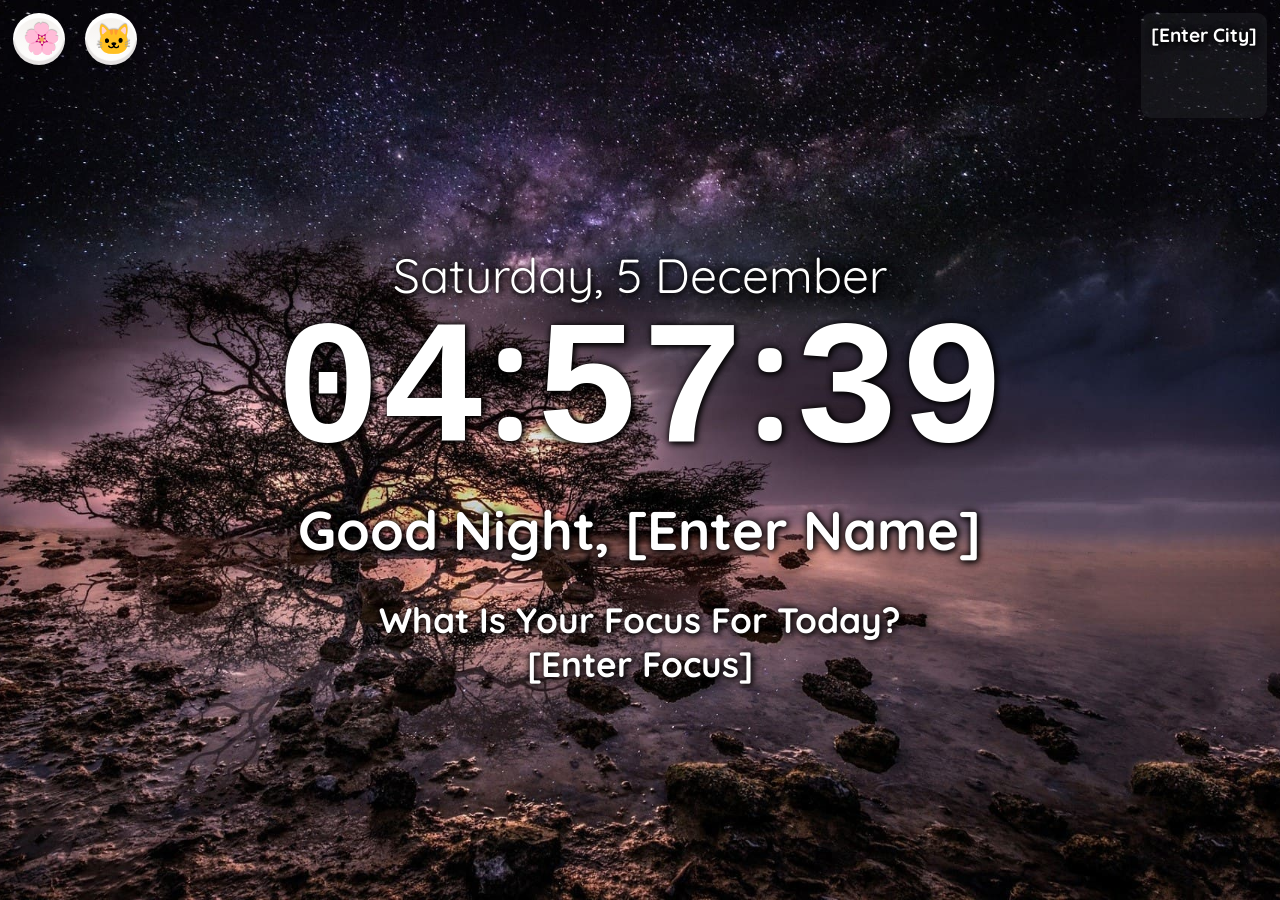
<file: index.html>
<!DOCTYPE html>
<html lang="en">

<head>
    <meta charset="UTF-8">
    <meta name="viewport" content="width=device-width, initial-scale=1.0">
    <link href="https://fonts.googleapis.com/css2?family=Quicksand:wght@400;700&display=swap" rel="stylesheet">
    <link href="https://fonts.googleapis.com/css2?family=Courier+Prime:wght@400;700&display=swap" rel="stylesheet">
    <link href="https://fonts.googleapis.com/css2?family=VT323&display=swap" rel="stylesheet">
    <link href="https://fonts.googleapis.com/css2?family=Inconsolata:wght@400;700&display=swap" rel="stylesheet">
    <link rel="stylesheet" href="./assets/css/owfont-regular.css">
    <link rel="stylesheet" href="style.css">
    <title>Momentum</title>
</head>

<body>

    <div class="header-container">

        <div class="btn-container">
            <button id="change-bg" class="change-btn" title="New background image"></button>
            <button id="change-quote" class="change-btn" title="New cat fact"></button>
        </div>

        <div class="weather-container">
            <div class="city editable" contenteditable="true" spellcheck="false">Minsk</div>
            <div class="weather-wrapper">
                <div class="invalid-input">Enter Correct City</div>
                <div class="icon-temp">
                    <i class="weather-icon owf"></i>
                    <div class="temperature"></div>
                </div>
                <div class="weather-params">
                    <div class="feels-like"></div>
                    <div class="humidity"></div>
                    <div class="wind-speed"></div>
                </div>
            </div>
        </div>

    </div>

    <div class="main-container">

        <div id="date-today"></div>
        <section id="time" class="time"></section>

        <div class="greeting-wrapper">
            <span id="greeting"></span>
            <span id="name" class="editable" contenteditable="true" spellcheck="false"></span>
        </div>

        <h2>What Is Your Focus For Today?</h2>
        <h2 id="focus" class="editable" contenteditable="true" spellcheck="false"></h2>

    </div>

    <blockquote class="quote"></blockquote>

    <script src="script.js"></script>
</body>

</html>
</file>
<file: assets/css/owfont-regular.css>
/*!
 *  owfont-regular 1.0.0 by Deniz Fuchidzhiev - http://websygen.com
 *  License - font: SIL OFL 1.1, css: MIT License
 */
/* FONT PATH
 * -------------------------- */
@font-face {
  font-family: 'owfont';
  src: url('../fonts/owfont-regular.eot?v=1.0.0');
  src: url('../fonts/owfont-regular.eot?#iefix&v=1.0.0') format('embedded-opentype'),
	   url('../fonts/owfont-regular.woff') format('woff'),
	   url('../fonts/owfont-regular.ttf') format('truetype'),
	   url('../fonts/owfont-regular.svg#owf-regular') format('svg');
  font-weight: normal;
  font-style: normal;
}
.owf {
  display: inline-block;
  font: normal normal normal 14px/1 owfont;
  font-size: inherit;
  text-rendering: auto;
  -webkit-font-smoothing: antialiased;
  -moz-osx-font-smoothing: grayscale;
  transform: translate(0, 0);
}
/* makes the font 33% larger relative to the icon container */
.owf-lg {
  font-size: 1.33333333em;
  line-height: 0.75em;
  vertical-align: -15%;
}
.owf-2x {
  font-size: 2em;
}
.owf-3x {
  font-size: 3em;
}
.owf-4x {
  font-size: 4em;
}
.owf-5x {
  font-size: 5em;
}
.owf-fw {
  width: 1.28571429em;
  text-align: center;
}
.owf-ul {
  padding-left: 0;
  margin-left: 2.14285714em;
  list-style-type: none;
}
.owf-ul > li {
  position: relative;
}
.owf-li {
  position: absolute;
  left: -2.14285714em;
  width: 2.14285714em;
  top: 0.14285714em;
  text-align: center;
}
.owf-li.owf-lg {
  left: -1.85714286em;
}
.owf-border {
  padding: .2em .25em .15em;
  border: solid 0.08em #eeeeee;
  border-radius: .1em;
}
.owf-pull-right {
  float: right;
}
.owf-pull-left {
  float: left;
}
.owf.owf-pull-left {
  margin-right: .3em;
}
.owf.owf-pull-right {
  margin-left: .3em;
}

/* owfont uses the Unicode Private Use Area (PUA) to ensure screen
   readers do not read off random characters that represent icons */
   
/*   Weather Condition Codes    */
   
/*   Thunderstorm - - - - - - - - - - - - - - - - - - - - - - - - - - - - - - - - - - - -    */
   
/* thunderstorm with light rain */
.owf-200:before,
.owf-200-d:before,
.owf-200-n:before {
  content: "\EB28";
}
/* thunderstorm with rain */
.owf-201:before,
.owf-201-d:before,
.owf-201-n:before {
  content: "\EB29";
}
/* thunderstorm with heavy rain */
.owf-202:before,
.owf-202-d:before,
.owf-202-n:before {
  content: "\EB2A";
}
/*  light thunderstorm  */
.owf-210:before,
.owf-210-d:before,
.owf-210-n:before {
  content: "\EB32";
}
/*  thunderstorm  */
.owf-211:before,
.owf-211-d:before,
.owf-211-n:before {
  content: "\EB33";
}
/*   heavy thunderstorm   */
.owf-212:before,
.owf-212-d:before,
.owf-212-n:before {
  content: "\EB34";
}
/*   ragged thunderstorm   */
.owf-221:before,
.owf-221-d:before,
.owf-221-n:before {
  content: "\EB3D";
}
/*  thunderstorm with light drizzle    */
.owf-230:before,
.owf-230-d:before,
.owf-230-n:before {
  content: "\EB46";
}
/*  thunderstorm with drizzle     */
.owf-231:before,
.owf-231-d:before,
.owf-231-n:before {
  content: "\EB47";
}
/* thunderstorm with heavy drizzle     */
.owf-232:before,
.owf-232-d:before,
.owf-232-n:before {
  content: "\EB48";
}

/*   Drizzle - - - - - - - - - - - - - - - - - - - - - - - - - - - - - - - - - - - -    */

/*  light intensity drizzle */
.owf-300:before,
.owf-300-d:before,
.owf-300-n:before {
  content: "\EB8C";
}
/*  drizzle */
.owf-301:before,
.owf-301-d:before,
.owf-301-n:before {
  content: "\EB8D";
}
/*  heavy intensity drizzle  */
.owf-302:before,
.owf-302-d:before,
.owf-302-n:before {
  content: "\EB8E";
}
/*   light intensity drizzle rain  */
.owf-310:before,
.owf-310-d:before,
.owf-310-n:before {
  content: "\EB96";
}
/*  drizzle rain  */
.owf-311:before,
.owf-311-d:before,
.owf-311-n:before {
  content: "\EB97";
}
/* heavy intensity drizzle rain */
.owf-312:before,
.owf-312-d:before,
.owf-312-n:before {
  content: "\EB98";
}
/* shower rain and drizzle  */
.owf-313:before,
.owf-313-d:before,
.owf-313-n:before {
  content: "\EB99";
}
/* heavy shower rain and drizzle*/
.owf-314:before,
.owf-314-d:before,
.owf-314-n:before {
  content: "\EB9A";
}
/* shower drizzle */
.owf-321:before,
.owf-321-d:before,
.owf-321-n:before {
  content: "\EBA1";
}

/*   Rain - - - - - - - - - - - - - - - - - - - - - - - - - - - - - - - - - - - -    */

/* light rain  */
.owf-500:before,
.owf-500-d:before,
.owf-500-n:before {
  content: "\EC54";
}
/* moderate rain  */
.owf-501:before,
.owf-501-d:before,
.owf-501-n:before {
  content: "\EC55";
}
/* heavy intensity rain  */
.owf-502:before,
.owf-502-d:before,
.owf-502-n:before {
  content: "\EC56";
}
/* very heavy rain   */
.owf-503:before,
.owf-503-d:before,
.owf-503-n:before {
  content: "\EC57";
}
/* extreme rain    */
.owf-504:before,
.owf-504-d:before,
.owf-504-n:before {
  content: "\EC58";
}
/* freezing rain    */
.owf-511:before,
.owf-511-d:before,
.owf-511-n:before {
  content: "\EC5F";
}
/*  light intensity shower rain    */
.owf-520:before,
.owf-520-d:before,
.owf-520-n:before {
  content: "\EC68";
}
/* shower rain  */
.owf-521:before,
.owf-521-d:before,
.owf-521-n:before {
  content: "\EC69";
}
/*  heavy intensity shower rain  */
.owf-522:before,
.owf-522-d:before,
.owf-522-n:before {
  content: "\EC6A";
}
/* ragged shower rain  */
.owf-531:before,
.owf-531-d:before,
.owf-531-n:before {
  content: "\EC73";
}

/*   Snow - - - - - - - - - - - - - - - - - - - - - - - - - - - - - - - - - - - -    */

/* light snow  */
.owf-600:before,
.owf-600-d:before,
.owf-600-n:before {
  content: "\ECB8";
}
/*  snow  */
.owf-601:before,
.owf-601-d:before,
.owf-601-n:before {
  content: "\ECB9";
}
/*   heavy snow   */
.owf-602:before,
.owf-602-d:before,
.owf-602-n:before {
  content: "\ECBA";
}
/*  sleet  */
.owf-611:before,
.owf-611-d:before,
.owf-611-n:before {
  content: "\ECC3";
}
/*   shower sleet */
.owf-612:before,
.owf-612-d:before,
.owf-612-n:before {
  content: "\ECC4";
}
/* light rain and snow */
.owf-615:before,
.owf-615-d:before,
.owf-615-n:before {
  content: "\ECC7";
}
/* rain and snow  */
.owf-616:before,
.owf-616-d:before,
.owf-616-n:before {
  content: "\ECC8";
}
/* light shower snow  */
.owf-620:before,
.owf-620-d:before,
.owf-620-n:before {
  content: "\ECCC";
}
/* shower snow  */
.owf-621:before,
.owf-621-d:before,
.owf-621-n:before {
  content: "\ECCD";
}
/* heavy shower snow  */
.owf-622:before,
.owf-622-d:before,
.owf-622-n:before {
  content: "\ECCE";
}

/*   Atmosphere - - - - - - - - - - - - - - - - - - - - - - - - - - - - - - - - - - - -    */

/* mist */
.owf-701:before,
.owf-701-d:before,
.owf-701-n:before {
  content: "\ED1D";
}
/* smoke */
.owf-711:before,
.owf-711-d:before,
.owf-711-n:before {
  content: "\ED27";
}
/* haze */
.owf-721:before,
.owf-721-d:before,
.owf-721-n:before {
  content: "\ED31";
}
/* Sand/Dust Whirls */
.owf-731:before,
.owf-731-d:before,
.owf-731-n:before {
  content: "\ED3B";
}
/* Fog */
.owf-741:before,
.owf-741-d:before,
.owf-741-n:before {
  content: "\ED45";
}
/* sand */
.owf-751:before,
.owf-751-d:before,
.owf-751-n:before {
  content: "\ED4F";
}
/* dust */
.owf-761:before,
.owf-761-d:before,
.owf-761-n:before {
  content: "\ED59";
}
/*  VOLCANIC ASH  */
.owf-762:before,
.owf-762-d:before,
.owf-762-n:before {
  content: "\ED5A";
}
/* SQUALLS */
.owf-771:before,
.owf-771-d:before,
.owf-771-n:before {
  content: "\ED63";
}
/* TORNADO */
.owf-781:before,
.owf-781-d:before,
.owf-781-n:before {
  content: "\ED6D";
}

/*   Clouds - - - - - - - - - - - - - - - - - - - - - - - - - - - - - - - - - - - -    */

/*  sky is clear  */  /*  Calm  */
.owf-800:before,
.owf-800-d:before,
.owf-951:before,
.owf-951-d:before {
  content: "\ED80";
}
.owf-800-n:before,
.owf-951-n:before {
  content: "\F168";
}
/*  few clouds   */
.owf-801:before,
.owf-801-d:before {
  content: "\ED81";
}
.owf-801-n:before {
  content: "\F169";
}
/* scattered clouds */
.owf-802:before,
.owf-802-d:before {
  content: "\ED82";
}
.owf-802-n:before {
  content: "\F16A";
}
/* broken clouds  */
.owf-803:before,
.owf-803-d:before,
.owf-803-n:before {
  content: "\ED83";
}
/* overcast clouds  */
.owf-804:before,
.owf-804-d:before,
.owf-804-n:before {
  content: "\ED84";
}

/*   Extreme - - - - - - - - - - - - - - - - - - - - - - - - - - - - - - - - - - - -    */

/* tornado  */
.owf-900:before,
.owf-900-d:before,
.owf-900-n:before {
  content: "\EDE4";
}
/*  tropical storm  */
.owf-901:before,
.owf-901-d:before,
.owf-901-n:before {
  content: "\EDE5";
}
/* hurricane */
.owf-902:before,
.owf-902-d:before,
.owf-902-n:before {
  content: "\EDE6";
}
/* cold */
.owf-903:before,
.owf-903-d:before,
.owf-903-n:before {
  content: "\EDE7";
}
/* hot */
.owf-904:before,
.owf-904-d:before,
.owf-904-n:before {
  content: "\EDE8";
}
/* windy */
.owf-905:before,
.owf-905-d:before,
.owf-905-n:before {
  content: "\EDE9";
}
/* hail */
.owf-906:before,
.owf-906-d:before,
.owf-906-n:before {
  content: "\EDEA";
}

/*   Additional - - - - - - - - - - - - - - - - - - - - - - - - - - - - - - - - - - - -    */

/* Setting */
.owf-950:before,
.owf-950-d:before,
.owf-950-n:before {
  content: "\EE16";
}
/*  Light breeze  */
.owf-952:before,
.owf-952-d:before,
.owf-952-n:before {
  content: "\EE18";
}
/*  Gentle Breeze  */
.owf-953:before,
.owf-953-d:before,
.owf-953-n:before {
  content: "\EE19";
}
/*  Moderate breeze  */
.owf-954:before,
.owf-954-d:before,
.owf-954-n:before {
  content: "\EE1A";
}
/* Fresh Breeze  */
.owf-955:before,
.owf-955-d:before,
.owf-955-n:before {
  content: "\EE1B";
}
/* Strong  Breeze  */
.owf-956:before,
.owf-956-d:before,
.owf-956-n:before {
  content: "\EE1C";
}
/* High wind, near gale  */
.owf-957:before,
.owf-957-d:before,
.owf-957-n:before {
  content: "\EE1D";
}
/* Gale */
.owf-958:before,
.owf-958-d:before,
.owf-958-n:before {
  content: "\EE1E";
}
/*  Severe Gale  */
.owf-959:before,
.owf-959-d:before,
.owf-959-n:before {
  content: "\EE1F";
}
/* Storm */
.owf-960:before,
.owf-960-d:before,
.owf-960-n:before {
  content: "\EE20";
}
/*  Violent Storm  */
.owf-961:before,
.owf-961-d:before,
.owf-961-n:before {
  content: "\EE21";
}
/* Hurricane */
.owf-962:before,
.owf-962-d:before,
.owf-962-n:before {
  content: "\EE22";
}
</file>
<file: style.css>
* {
    box-sizing: border-box;
    margin: 0;
    padding: 0;
}

body {
    font-family: 'Quicksand', sans-serif;
    text-shadow: 1px 1px 7px  #000, 1px 1px 7px #000;
    display: flex;
    flex-direction: column;
    align-items: center;
    justify-content: space-between;
    text-align: center;
    height: 100vh;
    min-height: 760px;
    color: white;
    cursor: default;
    padding: 1%;
    background-repeat: no-repeat;
    background-size: cover;
    background-position: center center;
    transition: background-image 1s ease-in-out;
}

.header-container {
    width: 100%;
    min-height: 105px;
    overflow-x: hidden;
    display: flex;
    justify-content: space-between;
}

.main-container {
    overflow-x: hidden;
    display: flex;
    flex-direction: column;
}

.editable {
    border-bottom: 2px solid transparent;
}

.editable:focus {
    min-width: 40px;
    border-bottom: 2px solid white;
    outline: none; 
    transition: .3s ease-in-out;
}

.editable:hover {
    background-color: rgba(252,252,252,0.5);
    transition: .3s ease-in-out;
    cursor: pointer;
}

.btn-container {
    display: flex;
}

.change-btn {
    background-image: -webkit-linear-gradient(top, #f4f1ee, #fff);
    background-image: linear-gradient(top, #f4f1ee, #fff);
    border-radius: 50%;
    box-shadow: 0px 8px 10px 0px rgba(0, 0, 0, .3), inset 0px 4px 1px 1px white, inset 0px -3px 1px 1px rgba(204,198,197,.5);
    height: 52px;
    width: 52px;
    float:left;
    position: relative;			
    transition: all .2s linear;
    outline: none;
    border: none;
    cursor: pointer;
}

.change-btn:after{
    color:#e9e6e4;
    content: "";
    display: block;
    font-size: 30px;
    height: 30px;
    text-decoration: none;
    text-shadow: 0px -1px 1px #bdb5b4, 1px 1px 1px white;
    position: absolute;
    width: 30px;
}

#change-bg { margin-right: 20px;}
#change-bg:after{
    content: "🌸";
    left: 10px;
    top: 8px;
}

#change-quote:after{
    content: "🐱";
    left: 10px;
    top: 9px;
}

.change-btn:hover{
    background-image: -webkit-linear-gradient(top, #fff, #f4f1ee);
    background-image: linear-gradient(top, #fff, #f4f1ee);
    color:#0088cc;
    transition: all .2s linear;
}

#change-bg:hover:after{ 
    text-shadow:0px 0px 6px #f94e66;
    transition: all .2s linear; 
}
#change-quote:hover:after{ 
    text-shadow:0px 0px 6px #f99e4e; 
    transition: all .2s linear;
}

.change-btn:active{
    background-image: -webkit-linear-gradient(top, #efedec, #f7f4f4);
    background-image: linear-gradient(top, #efedec, #f7f4f4);
    box-shadow: 0 3px 5px 0 rgba(0,0,0,.4), inset 0px -3px 1px 1px rgba(204,198,197,.5);
}

.change-btn:active:after{
    color:#dbd2d2;
    text-shadow: 0px -1px 1px #bdb5b4, 0px 1px 1px white;
}

.weather-container {
    padding: 10px;
    border-radius: 10px;
    background-color: rgba(51, 55, 56, 0.3);
}

.city {
    margin-bottom: 5px;
    text-align: left;
    font-size: 1.2rem;
    font-weight: 700;
}

.weather-wrapper {
    display: flex;
    text-align: left;
    font-size: 14px;
    font-weight: 600;
    justify-content: flex-end;
}

.icon-temp {
    display: flex;
    margin-right: 15px;
    justify-content: center;
    align-items: center;
    font-size: 2rem;
}

.weather-icon {
    margin-right: 5px;
}

.time {
    font-size: 11rem;
    font-weight: 700;
    text-align: center;
    line-height: 80%;
    margin-bottom: 2rem;
    font-family: 'Courier New', Courier, monospace; 
}

.separator {
    font-family: 'Quicksand', sans-serif;
}

#date-today {
    font-size: 3rem;  
}

.greeting-wrapper {
    font-size: 3.4rem;
    font-weight: 700;
    margin-bottom: 2rem;
}

#name { display: inline-block; }
#focus:focus { min-width: 100px; }
h2 { font-size: 2.2rem;}

.quote {
    display: flex;
    justify-content: flex-end;
    font-weight: 700;
    height: 72px;
    align-items: flex-end;
  }

  .invalid-input { display: none; }

@media (max-width: 1000px) {

    body { min-height: 600px; }
    #date-today { font-size: 1.5rem; }
    .time { font-size: 6rem; }  
    
    .greeting-wrapper {
        font-size: 2rem;
        margin-bottom: 2.5rem;
    }

    h2 { font-size: 1.5rem; }
    
}

@media (max-width: 600px) {

    body {
        padding: 4px;
        min-height: 568px;
    }

    .header-container {
        min-height: 158px;
        flex-direction: column-reverse;
        align-items: center;
        margin-bottom: 10px;  
    }

    .weather-container { margin-bottom: 5px; }

    .city {
        font-size: 1rem;
        font-weight: 400;
    }

    #date-today { font-size: 1.2rem; }
    .time { font-size: 4rem; }
    
    .greeting-wrapper {
        font-size: 1.5rem;
        margin-bottom: 2.5rem;
    }

    #greeting { margin-right: 0; }
    h2 { font-size: 1rem; }

    .quote {
        font-style: italic;
        font-size: 14px; 
    }
}
</file>
